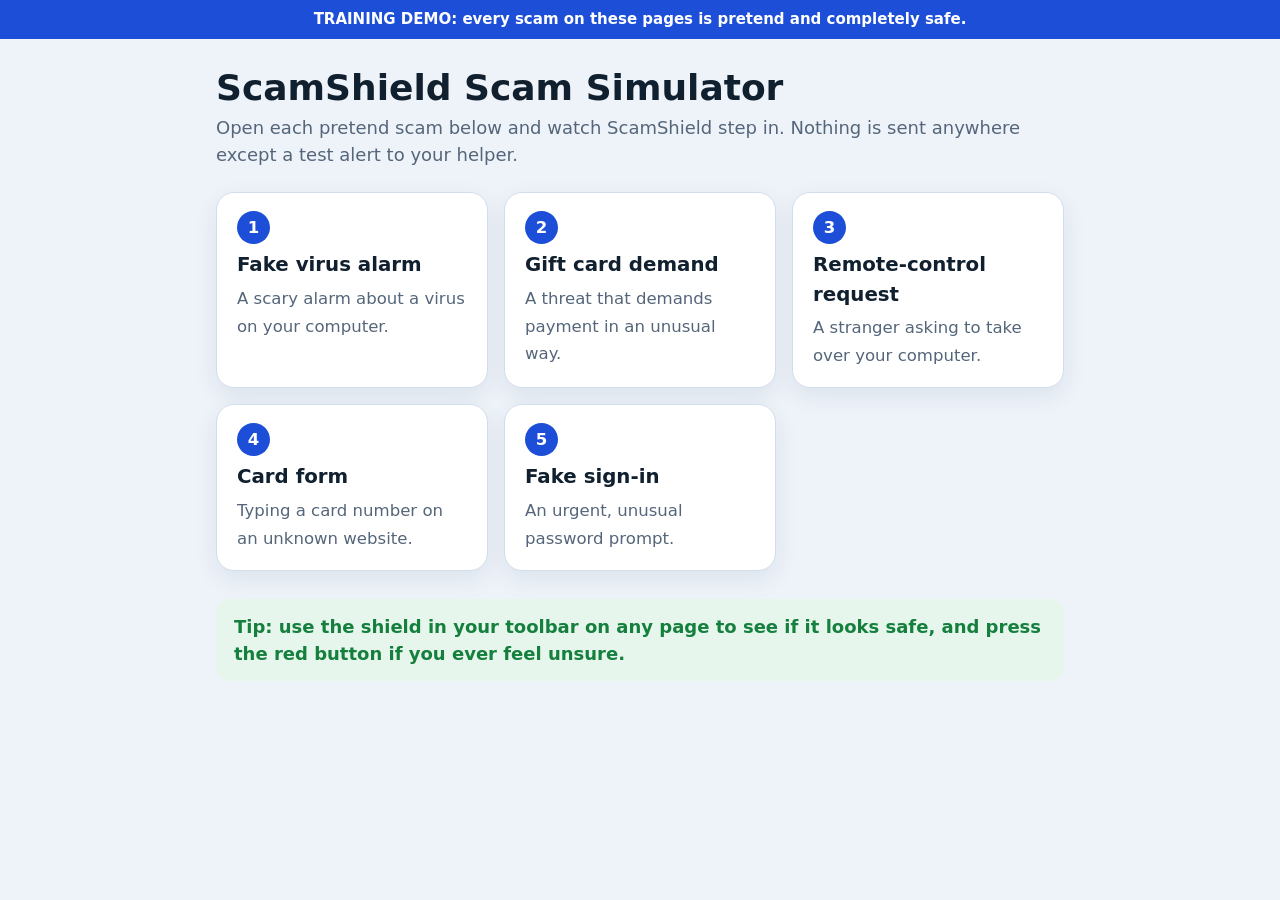
<file: scamshield-chrome-0.5.0/demo/index.html>
<!doctype html>
<html lang="en"><head><meta charset="utf-8"><meta name="viewport" content="width=device-width, initial-scale=1">
<title>ScamShield Scam Simulator</title><link rel="stylesheet" href="demo.css"></head>
<body>
<div class="training">TRAINING DEMO: every scam on these pages is pretend and completely safe.</div>
<main>
  <h1>ScamShield Scam Simulator</h1>
  <p class="lead">Open each pretend scam below and watch ScamShield step in. Nothing is sent anywhere except a test alert to your helper.</p>
  <div class="grid">
    <a class="tile" href="tech-support.html"><span class="num">1</span><b>Fake virus alarm</b><span>A scary alarm about a virus on your computer.</span></a>
    <a class="tile" href="gift-card.html"><span class="num">2</span><b>Gift card demand</b><span>A threat that demands payment in an unusual way.</span></a>
    <a class="tile" href="remote-tool.html"><span class="num">3</span><b>Remote-control request</b><span>A stranger asking to take over your computer.</span></a>
    <a class="tile" href="card.html"><span class="num">4</span><b>Card form</b><span>Typing a card number on an unknown website.</span></a>
    <a class="tile" href="login.html"><span class="num">5</span><b>Fake sign-in</b><span>An urgent, unusual password prompt.</span></a>
  </div>
  <p class="expect">Tip: use the shield in your toolbar on any page to see if it looks safe, and press the red button if you ever feel unsure.</p>
</main>
</body></html>
</file>
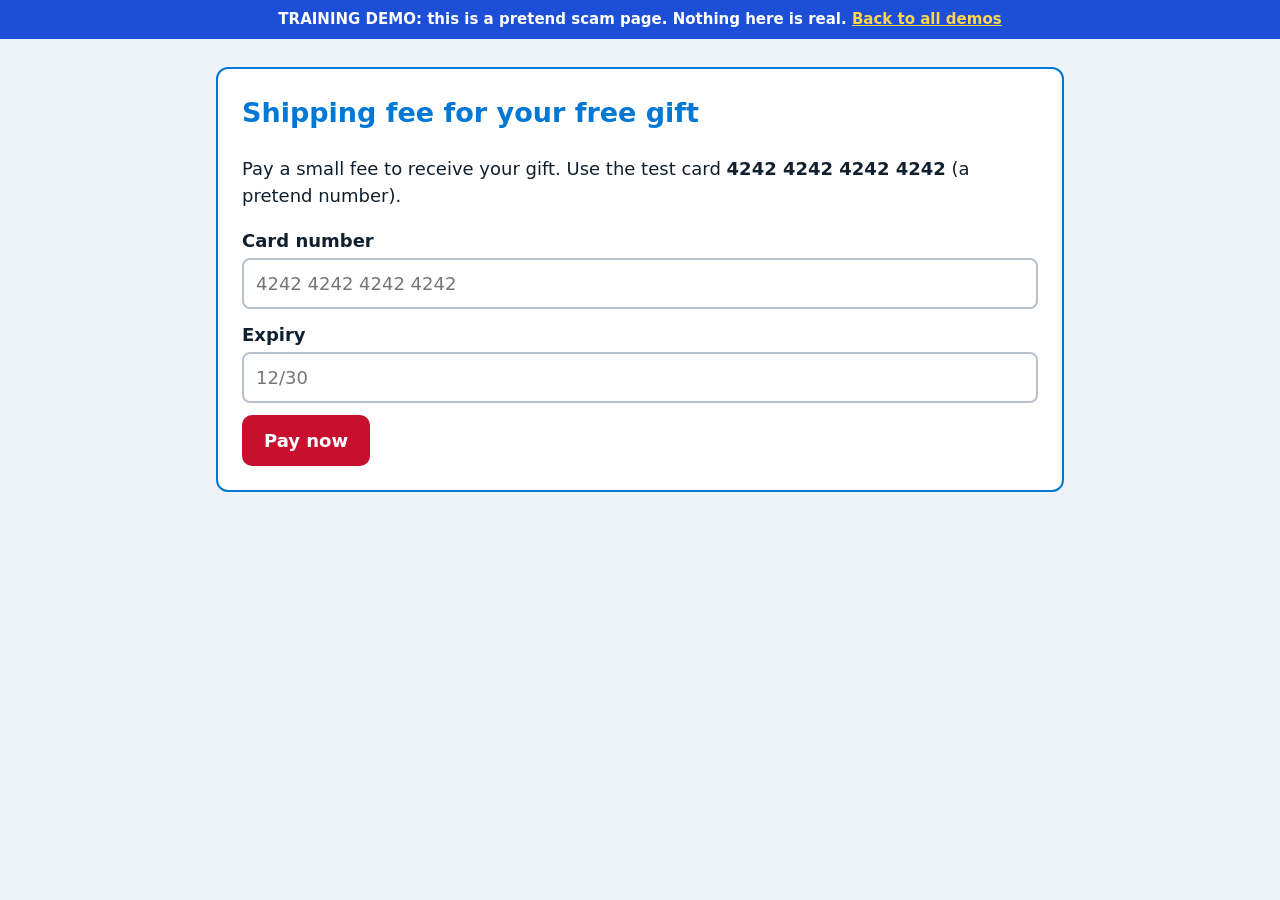
<file: scamshield-chrome-0.5.0/demo/card.html>
<!doctype html>
<html lang="en"><head><meta charset="utf-8"><meta name="viewport" content="width=device-width, initial-scale=1">
<title>Claim Your Free Gift</title><link rel="stylesheet" href="demo.css"></head>
<body>
<div class="training">TRAINING DEMO: this is a pretend scam page. Nothing here is real. <a href="index.html">Back to all demos</a></div>
<main>
<div class="fake blue">
<h2 style="color:#0078d4">Shipping fee for your free gift</h2>
<p>Pay a small fee to receive your gift. Use the test card <b>4242 4242 4242 4242</b> (a pretend number).</p>
<label for="cc">Card number</label><input id="cc" name="cardnumber" autocomplete="cc-number" inputmode="numeric" placeholder="4242 4242 4242 4242">
<label for="ex">Expiry</label><input id="ex" name="cc-exp" autocomplete="cc-exp" placeholder="12/30">
<button type="button">Pay now</button>
</div>
</main>
</body></html>
</file>
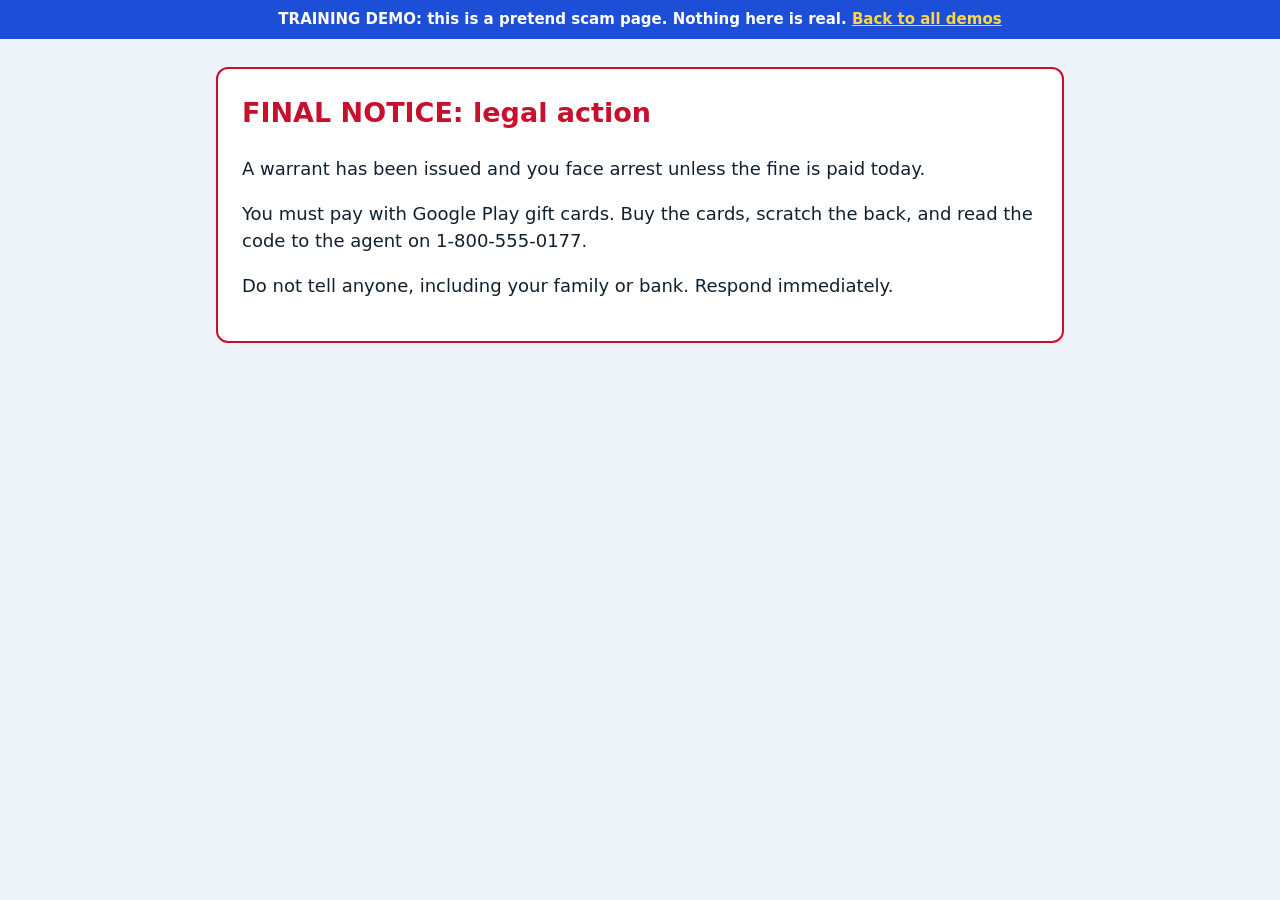
<file: scamshield-chrome-0.5.0/demo/gift-card.html>
<!doctype html>
<html lang="en"><head><meta charset="utf-8"><meta name="viewport" content="width=device-width, initial-scale=1">
<title>Final Notice</title><link rel="stylesheet" href="demo.css"></head>
<body>
<div class="training">TRAINING DEMO: this is a pretend scam page. Nothing here is real. <a href="index.html">Back to all demos</a></div>
<main>
<div class="fake">
<h2>FINAL NOTICE: legal action</h2>
<p>A warrant has been issued and you face arrest unless the fine is paid today.</p>
<p>You must pay with Google Play gift cards. Buy the cards, scratch the back, and read the code to the agent on 1-800-555-0177.</p>
<p>Do not tell anyone, including your family or bank. Respond immediately.</p>
</div>
</main>
</body></html>
</file>
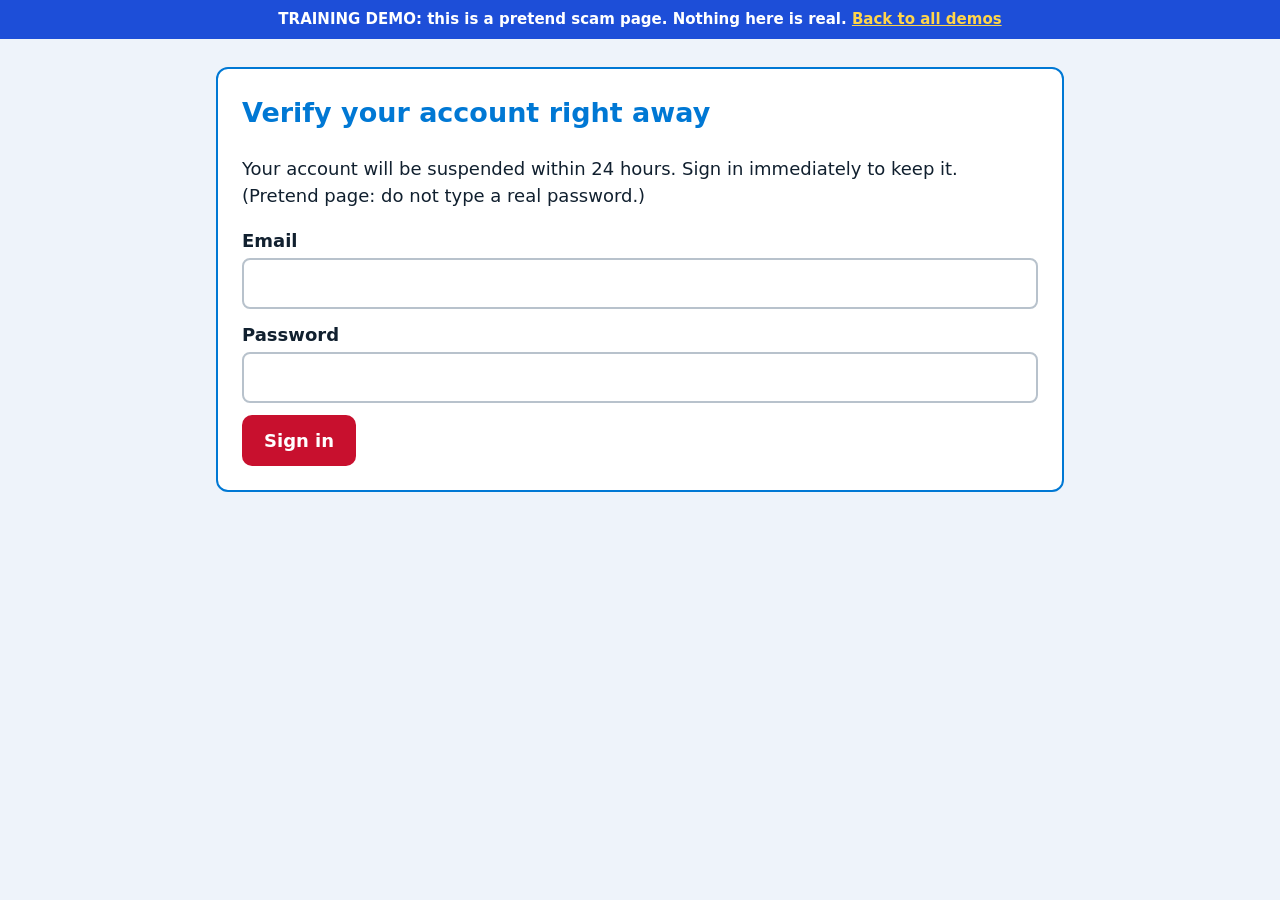
<file: scamshield-chrome-0.5.0/demo/login.html>
<!doctype html>
<html lang="en"><head><meta charset="utf-8"><meta name="viewport" content="width=device-width, initial-scale=1">
<title>Account Sign-in</title><link rel="stylesheet" href="demo.css"></head>
<body>
<div class="training">TRAINING DEMO: this is a pretend scam page. Nothing here is real. <a href="index.html">Back to all demos</a></div>
<main>
<div class="fake blue">
<h2 style="color:#0078d4">Verify your account right away</h2>
<p>Your account will be suspended within 24 hours. Sign in immediately to keep it. (Pretend page: do not type a real password.)</p>
<label for="u">Email</label><input id="u" name="email" autocomplete="username">
<label for="p">Password</label><input id="p" name="password" type="password" autocomplete="current-password">
<button type="button">Sign in</button>
</div>
</main>
</body></html>
</file>
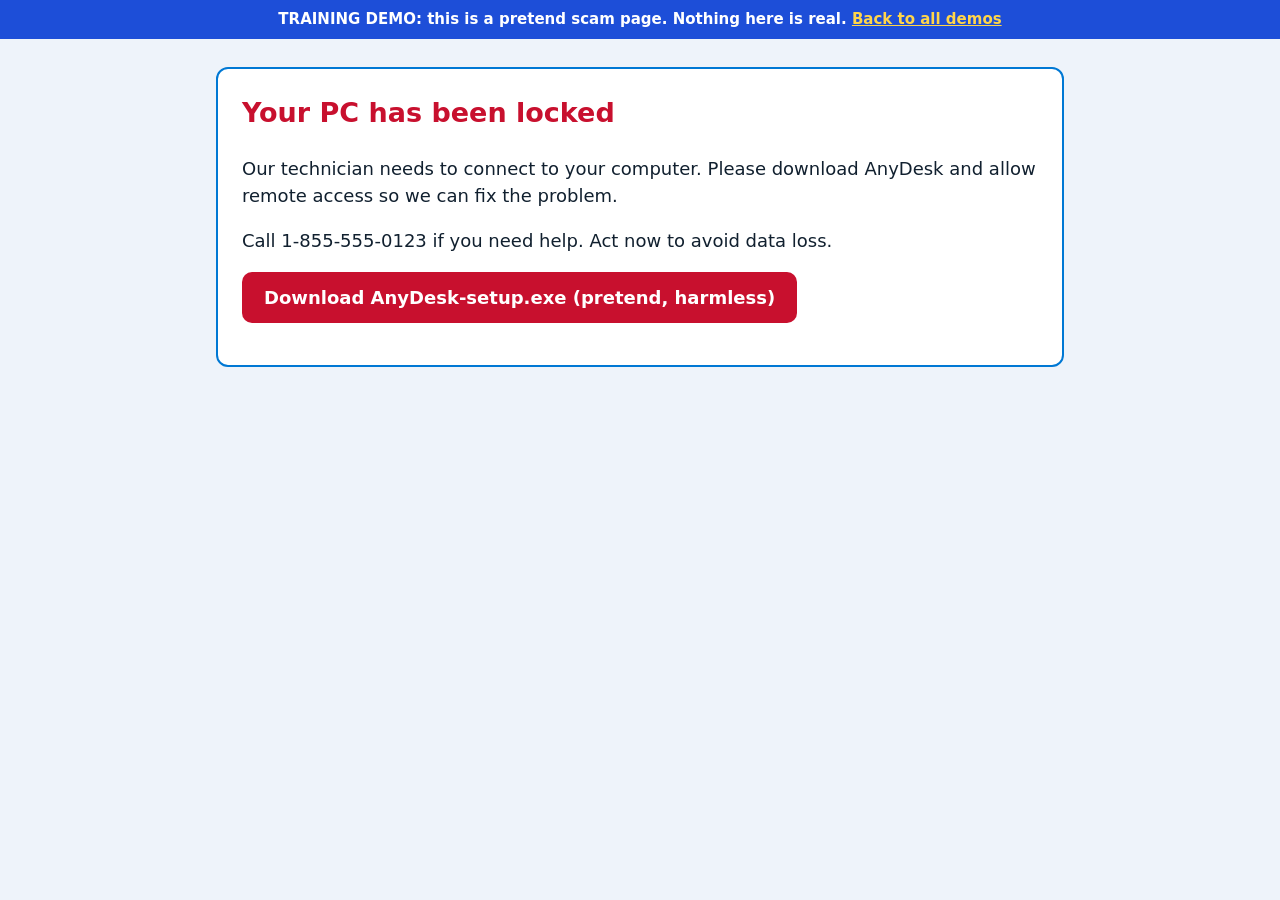
<file: scamshield-chrome-0.5.0/demo/remote-tool.html>
<!doctype html>
<html lang="en"><head><meta charset="utf-8"><meta name="viewport" content="width=device-width, initial-scale=1">
<title>Computer Repair</title><link rel="stylesheet" href="demo.css"></head>
<body>
<div class="training">TRAINING DEMO: this is a pretend scam page. Nothing here is real. <a href="index.html">Back to all demos</a></div>
<main>
<div class="fake blue">
<h2>Your PC has been locked</h2>
<p>Our technician needs to connect to your computer. Please download AnyDesk and allow remote access so we can fix the problem.</p>
<p>Call 1-855-555-0123 if you need help. Act now to avoid data loss.</p>
<p><a class="dl" id="dl" href="#">Download AnyDesk-setup.exe (pretend, harmless)</a></p>
<p id="msg"></p>
</div>
<script>
document.getElementById("dl").addEventListener("click", (e) => {
  e.preventDefault();
  const blob = new Blob(["This is a harmless pretend file from the ScamShield simulator.\n"], { type: "application/octet-stream" });
  const a = document.createElement("a");
  a.href = URL.createObjectURL(blob);
  a.download = "AnyDesk-setup.exe";
  document.body.append(a); a.click(); a.remove();
  document.getElementById("msg").textContent = "Download started (ScamShield should hold it for approval).";
});
</script>
</main>
</body></html>
</file>
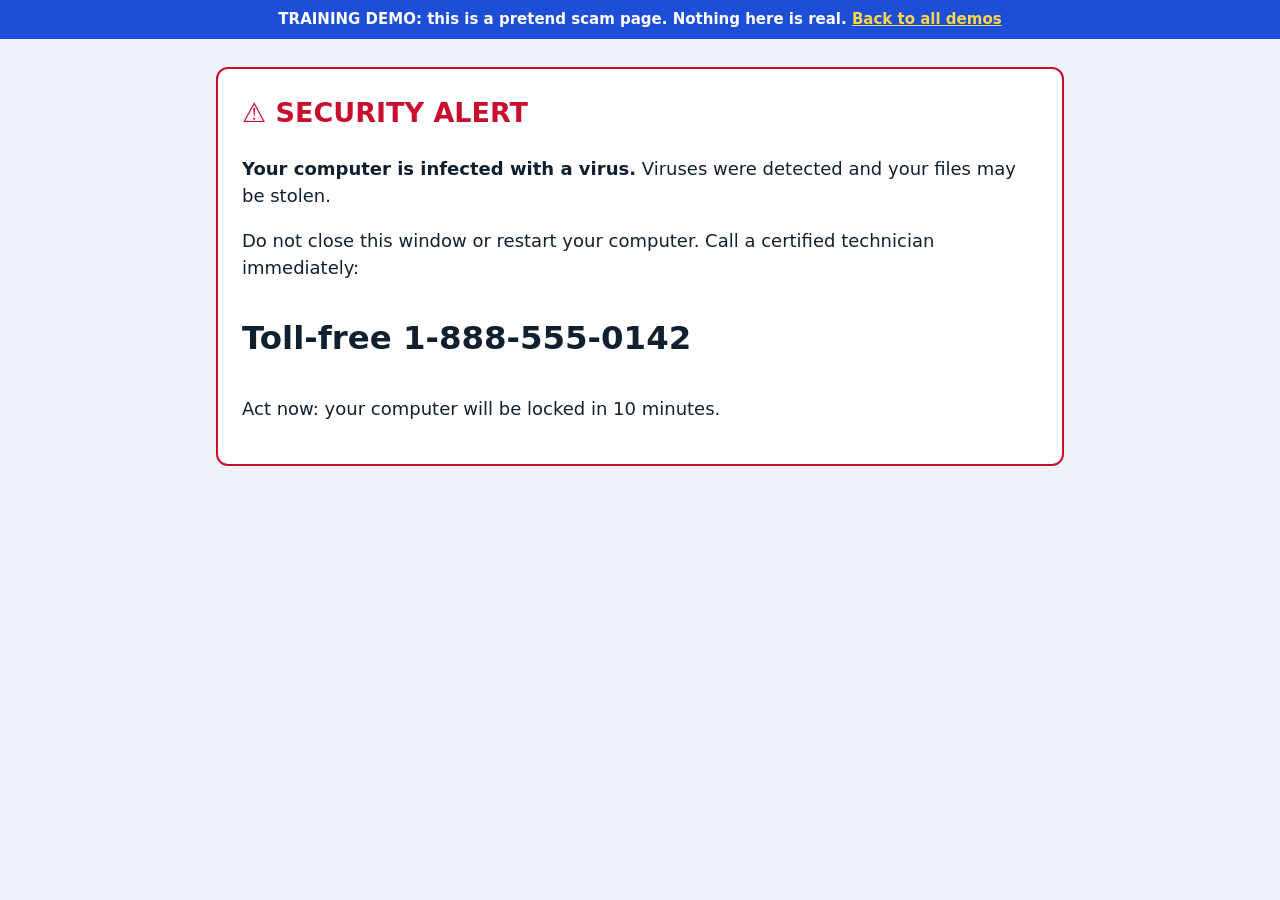
<file: scamshield-chrome-0.5.0/demo/tech-support.html>
<!doctype html>
<html lang="en"><head><meta charset="utf-8"><meta name="viewport" content="width=device-width, initial-scale=1">
<title>Security Alert</title><link rel="stylesheet" href="demo.css"></head>
<body>
<div class="training">TRAINING DEMO: this is a pretend scam page. Nothing here is real. <a href="index.html">Back to all demos</a></div>
<main>
<div class="fake">
<h2>&#9888; SECURITY ALERT</h2>
<p><b>Your computer is infected with a virus.</b> Viruses were detected and your files may be stolen.</p>
<p>Do not close this window or restart your computer. Call a certified technician immediately:</p>
<p class="phone">Toll-free 1-888-555-0142</p>
<p>Act now: your computer will be locked in 10 minutes.</p>
</div>
</main>
</body></html>
</file>
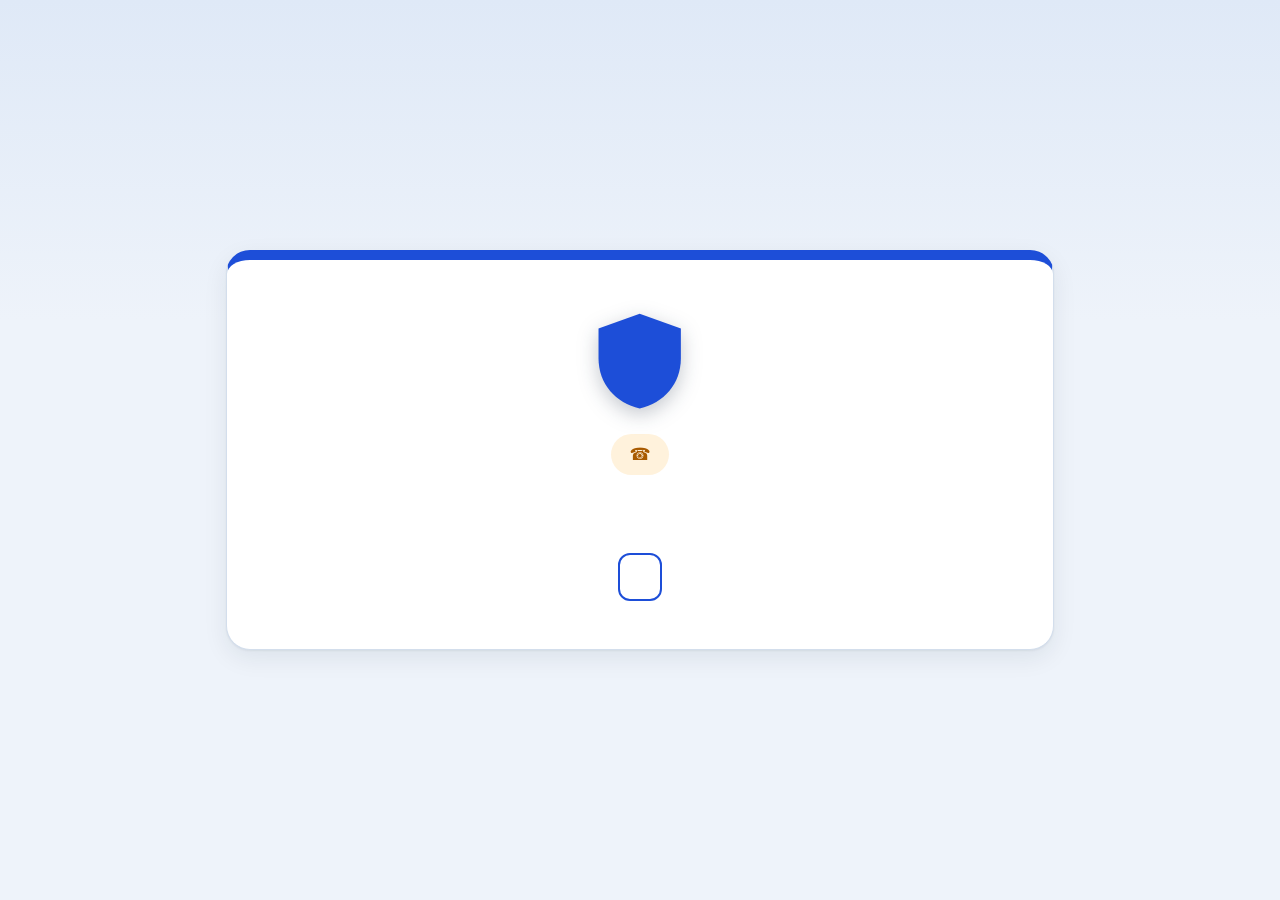
<file: scamshield-chrome-0.5.0/pages/interstitial.html>
<!doctype html>
<html lang="en">
<head>
  <meta charset="utf-8">
  <meta name="viewport" content="width=device-width, initial-scale=1">
  <title>ScamShield</title>
  <link rel="stylesheet" href="brand.css">
  <link rel="stylesheet" href="interstitial.css">
</head>
<body>
  <main id="page" aria-live="polite">
    <div class="card">
      <div class="badge" aria-hidden="true">
        <svg viewBox="0 0 64 64" class="big-shield">
          <path d="M32 3.5 57 12.5v18c0 15.6-10.4 27.1-25 30.5C17.4 57.6 7 46.1 7 30.5v-18z" class="shield-body"/>
          <g class="glyph glyph-stop"><path d="M32 17v17" /><circle cx="32" cy="43.5" r="1.2"/></g>
          <g class="glyph glyph-lock"><rect x="21" y="30" width="22" height="15" rx="3" class="fill"/><path d="M25.5 30v-5a6.5 6.5 0 0 1 13 0v5" /></g>
        </svg>
      </div>
      <h1 id="title"></h1>
      <p id="body"></p>
      <p id="contact" class="contact"></p>

      <section id="pin-section" hidden>
        <button id="send-code" type="button" class="btn"></button>
        <form id="pin-form" hidden autocomplete="off">
          <label for="pin-input" id="pin-label"></label>
          <div class="pin-row">
            <input id="pin-input" inputmode="numeric" pattern="[0-9]*" maxlength="6" autocomplete="off" required>
            <button id="submit" type="submit" class="btn"></button>
          </div>
        </form>
      </section>

      <p id="status" role="status"></p>
      <div class="actions">
        <button id="continue" type="button" class="btn" hidden></button>
        <button id="back" type="button" class="btn secondary"></button>
      </div>
    </div>
  </main>
  <script src="interstitial.js"></script>
</body>
</html>
</file>
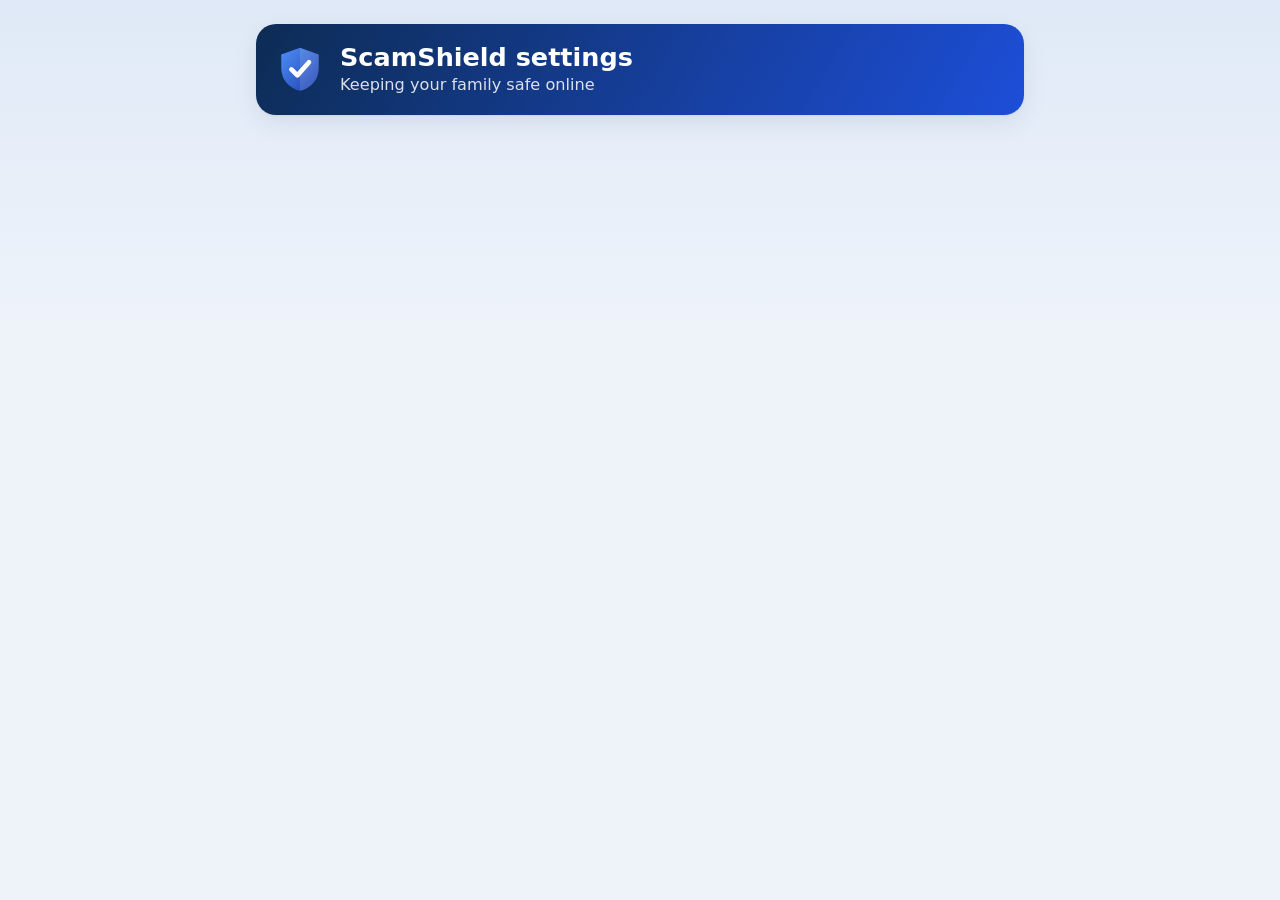
<file: scamshield-chrome-0.5.0/pages/options.html>
<!doctype html>
<html lang="en">
<head>
  <meta charset="utf-8">
  <meta name="viewport" content="width=device-width, initial-scale=1">
  <title>ScamShield settings</title>
  <link rel="stylesheet" href="brand.css">
  <link rel="stylesheet" href="options.css">
</head>
<body>
  <main>
    <header class="top">
      <img src="../icons/icon-48.png" alt="" width="48" height="48">
      <div><h1>ScamShield settings</h1><p class="tag">Keeping your family safe online</p></div>
    </header>
    <p id="notice" class="notice" role="status" hidden></p>

    <section id="managed" hidden>
      <h2>Managed by policy</h2>
      <p>These settings are controlled by the person who installed ScamShield on this computer, so they cannot be changed here.</p>
    </section>

    <section id="setup" hidden>
      <h2>Create the admin passcode</h2>
      <p>Only the person in charge of protection should do this. The passcode will be needed to change any setting. Write it down somewhere safe: it cannot be recovered.</p>
      <form id="setup-form">
        <label for="setup-pass">New passcode (at least 8 characters)</label>
        <input id="setup-pass" type="password" autocomplete="new-password" minlength="8" required>
        <label for="setup-pass2">Type it again</label>
        <input id="setup-pass2" type="password" autocomplete="new-password" minlength="8" required>
        <button type="submit">Create passcode</button>
      </form>
    </section>

    <section id="unlock" hidden>
      <h2>Enter the admin passcode</h2>
      <form id="unlock-form">
        <label for="unlock-pass">Passcode</label>
        <input id="unlock-pass" type="password" autocomplete="current-password" required>
        <button type="submit">Unlock settings</button>
      </form>
    </section>

    <form id="editor" hidden>
      <fieldset>
        <legend>Who to call</legend>
        <label for="admin-name">Admin name</label>
        <input id="admin-name" type="text" maxlength="60" required>
        <label for="admin-phone">Admin phone number</label>
        <input id="admin-phone" type="text" maxlength="32" required>
      </fieldset>

      <fieldset>
        <legend>Alerts to the admin (ntfy)</legend>
        <label for="ntfy-server">Server</label>
        <input id="ntfy-server" type="text" required>
        <label for="ntfy-topic">Topic (a long random name; keep it private)</label>
        <div class="row">
          <input id="ntfy-topic" type="text" required>
          <button type="button" id="make-topic">Make a random topic</button>
        </div>
        <label for="ntfy-token">Access token (optional, write-only; strongly recommended)</label>
        <input id="ntfy-token" type="text" autocomplete="off" placeholder="tk_...">
        <p class="hint">Without a write-only token, anyone who learns the topic can read the one-time codes. This computer's user can open this settings page only with the passcode, but the topic is stored in the browser.</p>
        <button type="button" id="test-alert">Send a test message (saves first)</button>
      </fieldset>

      <fieldset>
        <legend>How firm to be</legend>
        <label for="preset">Preset</label>
        <select id="preset">
          <option value="gentle">Gentle: reminders only</option>
          <option value="standard">Standard: wait and think on new sites</option>
          <option value="strict">Strict: admin code needed on new sites</option>
          <option value="custom">Custom</option>
        </select>
        <table>
          <thead><tr><th></th><th>Card entry</th><th>Password prompt</th><th>Downloads</th></tr></thead>
          <tbody id="tiers"></tbody>
        </table>
        <label for="bank-policy">Bank logins</label>
        <select id="bank-policy">
          <option value="approve_once">Trusted once the bank is listed</option>
          <option value="approve_every">Admin code for every login</option>
          <option value="off">Treat banks like any other site</option>
        </select>
        <label class="check"><input id="scam-detection" type="checkbox"> Warn on pages that look like scams (fake virus alarms, gift-card or crypto demands)</label>
        <label class="check"><input id="hold-all" type="checkbox"> Hold every download for approval (except from blocked sites)</label>
      </fieldset>

      <fieldset>
        <legend>Websites (one per line, like example.com)</legend>
        <label for="list-whitelist">Trusted</label>
        <textarea id="list-whitelist" rows="4"></textarea>
        <label for="list-bank_domains">Banks</label>
        <textarea id="list-bank_domains" rows="3"></textarea>
        <label for="list-graylist">Watch closely (optional)</label>
        <textarea id="list-graylist" rows="3"></textarea>
        <label for="list-blacklist">Blocked (your own list)</label>
        <textarea id="list-blacklist" rows="3"></textarea>
        <p class="hint">This box holds only the sites you add. The automatic blocklists below are kept separately, because they contain tens of thousands of sites.</p>
      </fieldset>

      <fieldset>
        <legend>Automatic blocklists</legend>
        <label class="check"><input id="feeds-enabled" type="checkbox"> Download and use public blocklists (malware, phishing, ads)</label>
        <p class="hint">Your trusted and bank sites are never blocked by these lists, and your own lists always win.</p>
        <table>
          <thead><tr><th>List</th><th>Blocks</th><th>Sites</th><th>Updated</th><th>Status</th></tr></thead>
          <tbody id="feeds"></tbody>
        </table>
        <button type="button" id="feeds-refresh">Update now</button>
        <label for="check-site">Check a website</label>
        <div class="row">
          <input id="check-site" type="text" placeholder="example.com" autocomplete="off">
          <button type="button" id="check-button">Check</button>
        </div>
        <p id="check-result" class="hint" role="status"></p>
      </fieldset>

      <div class="row">
        <button type="submit" id="save">Save settings</button>
        <button type="button" id="lock">Lock settings</button>
      </div>

      <details>
        <summary>Change the passcode</summary>
        <label for="old-pass">Current passcode</label>
        <input id="old-pass" type="password" autocomplete="current-password">
        <label for="new-pass">New passcode</label>
        <input id="new-pass" type="password" autocomplete="new-password">
        <button type="button" id="change-pass">Change passcode</button>
      </details>

      <details>
        <summary>Advanced: settings as text</summary>
        <p class="hint">The same format the installer uses. "Show" fills this from the form above; "Load" fills the form from this text (nothing is saved until you press Save).</p>
        <textarea id="json" rows="12" spellcheck="false"></textarea>
        <div class="row">
          <button type="button" id="json-show">Show</button>
          <button type="button" id="json-load">Load into form</button>
        </div>
      </details>
    </form>
  </main>
  <script src="options.js"></script>
</body>
</html>
</file>
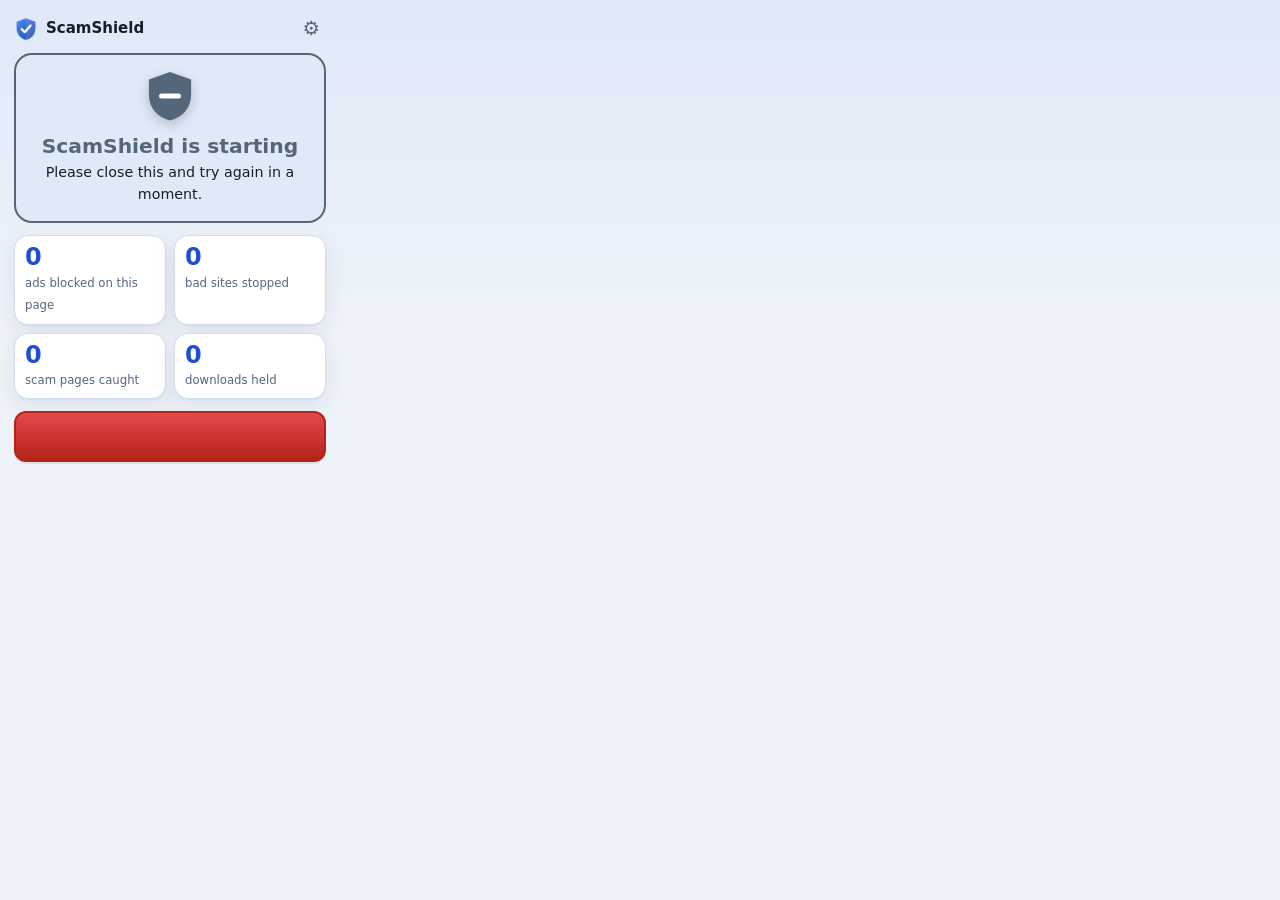
<file: scamshield-chrome-0.5.0/pages/popup.html>
<!doctype html>
<html lang="en">
<head>
  <meta charset="utf-8">
  <meta name="viewport" content="width=device-width, initial-scale=1">
  <title>ScamShield</title>
  <link rel="stylesheet" href="brand.css">
  <link rel="stylesheet" href="popup.css">
</head>
<body data-level="neutral">
  <main id="main">
    <header class="brand">
      <img src="../icons/icon-32.png" alt="" width="24" height="24"><span>ScamShield</span>
      <a id="settings" href="options.html" target="_blank" rel="noopener" title="Settings" aria-label="Settings">&#9881;</a>
    </header>

    <section id="status" class="status" aria-live="polite">
      <svg viewBox="0 0 64 64" class="shield-big" aria-hidden="true">
        <path d="M32 3.5 57 12.5v18c0 15.6-10.4 27.1-25 30.5C17.4 57.6 7 46.1 7 30.5v-18z" class="body"/>
        <path id="mark" class="mark" d="M20 32l8 8 16-17"/>
      </svg>
      <h1 id="title">&nbsp;</h1>
      <p id="why"></p>
      <p id="host" class="host"></p>
      <ul id="reasons" class="reasons" hidden></ul>
    </section>

    <section class="numbers" aria-label="What ScamShield has done">
      <div><b id="n-ads">0</b><span>ads blocked on this page</span></div>
      <div><b id="n-sites">0</b><span>bad sites stopped</span></div>
      <div><b id="n-scams">0</b><span>scam pages caught</span></div>
      <div><b id="n-dl">0</b><span>downloads held</span></div>
    </section>

    <button id="panic" type="button" class="btn danger panic"></button>
    <button id="ask" type="button" class="btn secondary" hidden></button>
  </main>

  <main id="steps" hidden>
    <header class="brand"><img src="../icons/icon-32.png" alt="" width="24" height="24"><span>ScamShield</span></header>
    <section class="status panic-done">
      <svg viewBox="0 0 64 64" class="shield-big" aria-hidden="true"><path d="M32 3.5 57 12.5v18c0 15.6-10.4 27.1-25 30.5C17.4 57.6 7 46.1 7 30.5v-18z" class="body"/><path class="mark" d="M32 17v17M32 43.5v.5"/></svg>
      <h1 id="steps-title"></h1>
      <p id="steps-sent" role="status"></p>
    </section>
    <ol id="steps-list"></ol>
    <p id="steps-call" class="callbox"></p>
  </main>
  <script src="popup.js"></script>
</body>
</html>
</file>
<file: scamshield-chrome-0.5.0/demo/demo.css>
:root { color-scheme: light; }
* { box-sizing: border-box; }
body { margin: 0; font: 18px/1.5 system-ui, "Segoe UI", sans-serif; background: #eef3fa; color: #11202f; }
.training { background: #1d4ed8; color: #fff; text-align: center; padding: 8px 12px; font-weight: 700; font-size: 15px; }
.training a { color: #ffd54a; }
main { max-width: 880px; margin: 0 auto; padding: 28px 16px 60px; }
h1 { margin: 0 0 6px; font-size: 2em; line-height: 1.15; }
.lead { color: #55667a; margin: 0 0 24px; }
.grid { display: grid; gap: 16px; grid-template-columns: repeat(auto-fit, minmax(250px, 1fr)); }
.tile { display: block; text-decoration: none; color: inherit; background: #fff; border: 1px solid #d3deec; border-radius: 18px; padding: 18px 20px; box-shadow: 0 8px 24px rgba(16,32,56,.08); }
.tile:hover { transform: translateY(-2px); border-color: #3b82f6; }
.tile b { display: block; font-size: 1.1em; margin: 6px 0 4px; }
.tile span { color: #55667a; font-size: .92em; }
.tile .num { display: inline-block; width: 2em; height: 2em; line-height: 2em; text-align: center; border-radius: 50%; background: #1d4ed8; color: #fff; font-weight: 800; }
.expect { margin-top: 28px; padding: 14px 18px; background: #e6f6ec; border-radius: 14px; color: #157f3d; font-weight: 600; }
.fake { background: #fff; border-radius: 12px; padding: 24px; border: 2px solid #c8102e; }
.fake.blue { border-color: #0078d4; }
.fake h2 { margin-top: 0; color: #c8102e; }
.fake .phone { font-size: 1.8em; font-weight: 800; }
input { font: inherit; padding: 10px 12px; width: 100%; margin: 4px 0 12px; border: 2px solid #b8c2cc; border-radius: 8px; }
button, .dl { font: inherit; font-weight: 700; padding: 12px 22px; border: 0; border-radius: 10px; background: #c8102e; color: #fff; cursor: pointer; display: inline-block; text-decoration: none; }
label { font-weight: 700; display: block; }
</file>
<file: scamshield-chrome-0.5.0/pages/brand.css>
/* ScamShield's shared look: calm blue, clear status colors, large friendly type.
   Used by the settings page, the full-screen pages and the toolbar popup. */
:root {
  --scale: 1;
  --bg: #eef3fa;
  --bg-2: #dfe9f7;
  --card: #ffffff;
  --fg: #11202f;
  --muted: #55667a;
  --line: #d3deec;
  --accent: #1d4ed8;
  --accent-2: #3b82f6;
  --accent-fg: #ffffff;
  --ok: #157f3d;
  --ok-bg: #e6f6ec;
  --warn: #a85a00;
  --warn-bg: #fff2dc;
  --bad: #b42318;
  --bad-bg: #fde8e6;
  --radius: 16px;
  --shadow: 0 1px 2px rgba(16, 32, 56, 0.06), 0 8px 24px rgba(16, 32, 56, 0.08);
}
@media (prefers-color-scheme: dark) {
  :root {
    --bg: #0d1724; --bg-2: #14233a; --card: #16263b; --fg: #eaf1fa; --muted: #9fb2c8; --line: #2a3d57;
    --accent: #6ea8ff; --accent-2: #8fbcff; --accent-fg: #0a1626;
    --ok: #6fdc9b; --ok-bg: #12301f; --warn: #ffc069; --warn-bg: #33250f; --bad: #ff9a90; --bad-bg: #3a1714;
    --shadow: 0 1px 2px rgba(0, 0, 0, 0.4), 0 10px 30px rgba(0, 0, 0, 0.35);
  }
}
* { box-sizing: border-box; }
[hidden] { display: none !important; }
body { margin: 0; color: var(--fg); background: linear-gradient(180deg, var(--bg-2), var(--bg) 320px) fixed; font: calc(17px * var(--scale)) / 1.5 system-ui, "Segoe UI", Roboto, sans-serif; }

.shield { width: 1.1em; height: 1.1em; flex: none; }
.btn {
  font: inherit; font-weight: 700; cursor: pointer; border-radius: 12px; padding: 0.6em 1.2em; min-height: 2.8em;
  border: 2px solid var(--accent); background: linear-gradient(180deg, var(--accent-2), var(--accent)); color: var(--accent-fg);
  box-shadow: 0 2px 0 rgba(0, 0, 0, 0.08);
}
.btn.secondary { background: transparent; color: var(--accent); box-shadow: none; }
.btn.danger { border-color: var(--bad); background: linear-gradient(180deg, #e5484d, var(--bad)); color: #fff; }
.btn:hover { filter: brightness(1.05); }
.btn:focus-visible, input:focus-visible, select:focus-visible, textarea:focus-visible { outline: 3px solid var(--accent-2); outline-offset: 2px; }
.btn[disabled] { opacity: 0.6; cursor: default; }
.chip { display: inline-flex; align-items: center; gap: 0.4em; padding: 0.2em 0.8em; border-radius: 999px; font-weight: 700; font-size: 0.85em; }
.chip.ok { background: var(--ok-bg); color: var(--ok); }
.chip.warn { background: var(--warn-bg); color: var(--warn); }
.chip.bad { background: var(--bad-bg); color: var(--bad); }
</file>
<file: scamshield-chrome-0.5.0/pages/interstitial.css>
/* Full-screen pages: blocked site, approval code, stopped download.
   Large text (the --scale variable comes from the policy), high contrast. */
body { min-height: 100vh; display: flex; align-items: center; justify-content: center; }
main { width: min(860px, 100%); padding: 24px 16px; }

.card {
  background: var(--card); border: 1px solid var(--line); border-radius: 24px; box-shadow: var(--shadow);
  padding: clamp(24px, 5vw, 48px); text-align: center; border-top: 10px solid var(--accent);
}
body[data-mode="blocked"] .card, body[data-mode="download-blocked"] .card { border-top-color: var(--bad); }
body[data-mode="pin"] .card { border-top-color: var(--warn); }

.badge { display: flex; justify-content: center; margin-bottom: 8px; }
.big-shield { width: 6.2em; height: 6.2em; filter: drop-shadow(0 6px 10px rgba(16, 32, 56, 0.25)); }
.shield-body { fill: var(--accent); }
body[data-mode="blocked"] .shield-body, body[data-mode="download-blocked"] .shield-body { fill: var(--bad); }
body[data-mode="pin"] .shield-body { fill: var(--warn); }
.glyph { display: none; fill: none; stroke: #fff; stroke-width: 5.5; stroke-linecap: round; stroke-linejoin: round; }
.glyph .fill { fill: #fff; stroke: none; }
.glyph-stop circle { fill: #fff; stroke: #fff; stroke-width: 3; }
body[data-mode="blocked"] .glyph-stop, body[data-mode="download-blocked"] .glyph-stop, body[data-mode="pin"] .glyph-lock { display: inline; }

h1 { margin: 0.2em 0 0.4em; font-size: 1.7em; line-height: 1.2; }
#body { margin: 0 auto 1em; max-width: 34em; color: var(--muted); }

.contact {
  display: inline-block; margin: 0.2em 0 0.8em; padding: 0.45em 1.1em; border-radius: 999px;
  background: var(--warn-bg); color: var(--warn); font-weight: 800;
}
.contact::before { content: "\260E\FE0E  "; }

.pin-row { display: flex; gap: 12px; justify-content: center; flex-wrap: wrap; align-items: stretch; margin-top: 0.3em; }
label { display: block; margin: 1em 0 0.3em; font-weight: 700; }
input {
  font: inherit; font-size: 1.3em; width: 7.5em; min-height: 2.4em; letter-spacing: 0.3em; text-align: center;
  border: 3px solid var(--line); border-radius: 12px; background: var(--bg); color: var(--fg);
}
#send-code { margin-top: 0.4em; }

#status { min-height: 1.6em; font-weight: 800; margin: 1em 0 0; }
.actions { display: flex; flex-wrap: wrap; gap: 14px; justify-content: center; margin-top: 1.2em; }
</file>
<file: scamshield-chrome-0.5.0/pages/options.css>
/* Settings page. Colors, buttons and type come from brand.css. */
main { max-width: 800px; margin: 0 auto; padding: 24px 16px 64px; }
.top { display: flex; align-items: center; gap: 16px; padding: 18px 20px; margin: 0 0 20px; border-radius: 20px; color: #fff; background: linear-gradient(120deg, #0d2c54, #1d4ed8); box-shadow: var(--shadow); }
.top h1 { margin: 0; font-size: 1.5em; line-height: 1.2; }
.top .tag { margin: 0; opacity: 0.85; font-size: 0.95em; }
h2 { font-size: 1.2em; margin: 0 0 0.4em; }
section, fieldset, details { background: var(--card); border: 1px solid var(--line); border-radius: var(--radius); padding: 18px 20px; margin: 0 0 18px; box-shadow: var(--shadow); }
legend { font-weight: 800; padding: 0 8px; }
label { display: block; margin: 12px 0 4px; font-weight: 700; }
label.check { font-weight: 400; display: flex; gap: 10px; align-items: flex-start; }
input[type=text], input[type=password], select, textarea { width: 100%; font: inherit; padding: 10px 12px; border: 2px solid var(--line); border-radius: 10px; background: var(--bg); color: var(--fg); }
textarea { font-family: ui-monospace, monospace; font-size: 0.95em; }
input:focus, select:focus, textarea:focus, button:focus-visible { outline: 3px solid var(--accent-2); outline-offset: 2px; }
button { font: inherit; font-weight: 700; padding: 10px 20px; margin-top: 12px; border-radius: 12px; border: 2px solid var(--accent); background: linear-gradient(180deg, var(--accent-2), var(--accent)); color: var(--accent-fg); cursor: pointer; box-shadow: 0 2px 0 rgba(0,0,0,.08); }
button[type=button] { background: transparent; color: var(--accent); box-shadow: none; }
button[disabled] { opacity: .6; cursor: default; }
.row { display: flex; gap: 12px; flex-wrap: wrap; align-items: flex-start; }
.row input { flex: 1 1 260px; }
.hint { font-size: 0.9em; color: var(--muted); }
.notice { padding: 12px 16px; border-radius: 12px; border: 2px solid var(--line); background: var(--card); font-weight: 700; }
.notice.bad { border-color: var(--bad); color: var(--bad); background: var(--bad-bg); }
.notice.ok { border-color: var(--ok); color: var(--ok); background: var(--ok-bg); }
table { width: 100%; border-collapse: collapse; margin-top: 12px; }
th, td { text-align: left; padding: 8px 6px; font-size: 0.95em; border-bottom: 1px solid var(--line); }
td select { padding: 6px; }
summary { cursor: pointer; font-weight: 800; }
</file>
<file: scamshield-chrome-0.5.0/pages/popup.css>
/* Toolbar popup: one glance tells you if this page is OK. */
body { width: 340px; font-size: 15px; min-height: 380px; margin: 0; --tone: var(--muted); --tone-bg: var(--bg-2); }
body[data-level="safe"] { --tone: var(--ok); --tone-bg: var(--ok-bg); }
body[data-level="careful"] { --tone: var(--warn); --tone-bg: var(--warn-bg); }
body[data-level="danger"] { --tone: var(--bad); --tone-bg: var(--bad-bg); }
main { padding: 12px 14px 16px; }
.brand { display: flex; align-items: center; gap: 8px; font-weight: 800; padding-bottom: 8px; }
.brand span { flex: 1; }
.brand a { text-decoration: none; font-size: 1.3em; color: var(--muted); padding: 2px 6px; border-radius: 8px; }
.brand a:hover { background: var(--bg-2); }
.status { text-align: center; padding: 14px 12px 12px; border-radius: 18px; background: var(--tone-bg); border: 2px solid var(--tone); }
.shield-big { width: 3.6em; height: 3.6em; filter: drop-shadow(0 4px 6px rgba(16, 32, 56, .22)); }
.shield-big .body { fill: var(--tone); }
.shield-big .mark { fill: none; stroke: #fff; stroke-width: 6; stroke-linecap: round; stroke-linejoin: round; }
body[data-level="danger"] #mark { d: path("M32 17v17M32 43.5v.5"); }
body[data-level="careful"] #mark { d: path("M32 17v17M32 43.5v.5"); }
body[data-level="neutral"] #mark { d: path("M22 32h20"); }
.status h1 { margin: .2em 0 .2em; font-size: 1.35em; color: var(--tone); line-height: 1.2; }
.status p { margin: 0 0 .3em; font-size: .95em; }
.host { font-weight: 800; word-break: break-all; font-size: .85em; opacity: .8; }
.reasons { list-style: none; margin: .5em 0 0; padding: 0; text-align: left; font-size: .88em; }
.reasons li { padding: .25em .6em .25em 1.5em; position: relative; }
.reasons li::before { content: "!"; position: absolute; left: .5em; font-weight: 900; color: var(--tone); }
.numbers { display: grid; grid-template-columns: 1fr 1fr; gap: 8px; margin: 12px 0; }
.numbers div { background: var(--card); border: 1px solid var(--line); border-radius: 14px; padding: 8px 10px; box-shadow: var(--shadow); }
.numbers b { display: block; font-size: 1.6em; line-height: 1.1; color: var(--accent); }
.numbers span { font-size: .78em; color: var(--muted); }
.panic { width: 100%; font-size: 1.05em; min-height: 3.2em; }
#ask { width: 100%; margin-top: 8px; }
ol { padding-left: 1.4em; margin: 12px 0; font-size: 1.02em; }
ol li { margin: .5em 0; font-weight: 600; }
.callbox { background: var(--warn-bg); color: var(--warn); font-weight: 800; border-radius: 12px; padding: .6em .9em; }
</file>
